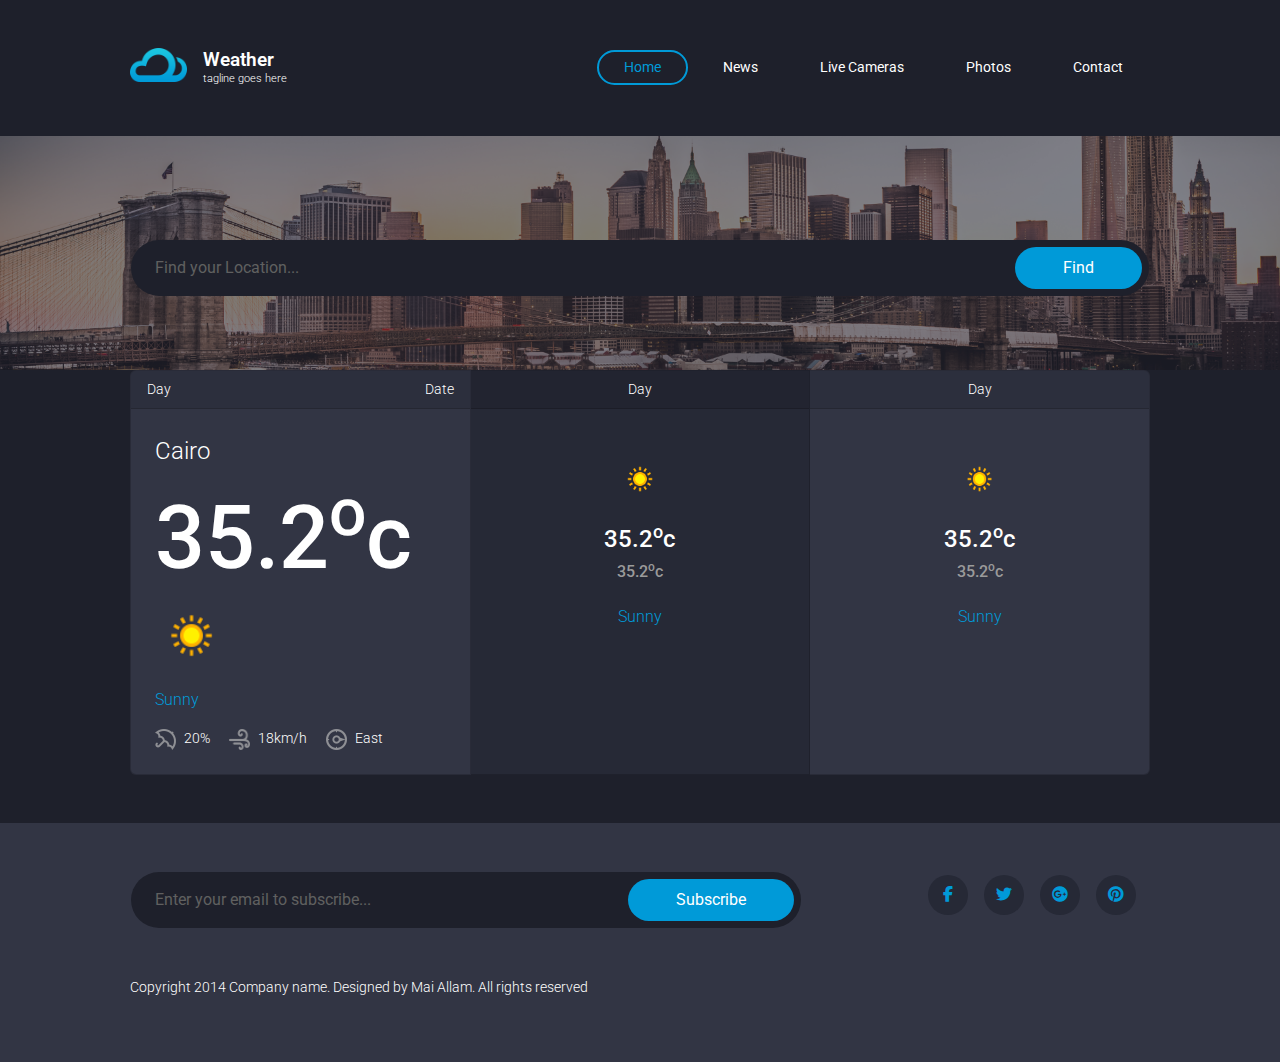
<file: index.html>
<!DOCTYPE html>
<html lang="en">

<head>
    <meta charset="UTF-8">
    <meta name="viewport" content="width=device-width, initial-scale=1.0">
    <link
        href="https://fonts.googleapis.com/css2?family=Roboto:ital,wght@0,100;0,300;0,400;0,500;0,700;0,900;1,100;1,300;1,400;1,500;1,700;1,900&display=swap"
        rel="stylesheet">
    <link rel="stylesheet" href="css/bootstrap.min.css">
    <link rel="stylesheet" href="css/all.min.css">
    <link rel="stylesheet" href="css/main.css">
    <title>Weather | Mai Allam</title>
</head>

<body>

    <!--* Navbar -->

    <nav class="navbar navbar-expand-lg">
        <div class="container d-flex">
            <a class="navbar-brand d-flex" href="#">
                <img src="images/logo2x.png" alt="weather logo" class="w-25 h-25">
                <div class="description ms-3">
                    <h1 class="m-0 text-white">Weather</h1>
                    <small class=" text-white">tagline goes here</small>
                </div>
            </a>

            <button class="navbar-toggler" type="button" data-bs-toggle="collapse" data-bs-target="#navbarText"
                aria-controls="navbarText" aria-expanded="false" aria-label="Toggle navigation">
                <span class="navbar-toggler-icon"></span>
            </button>
            <div class="collapse navbar-collapse flex-grow-0" id="navbarText">
                <ul class="navbar-nav me-auto mb-2 mb-lg-0">
                    <li class="nav-item pe-2">
                        <a class="nav-link active" aria-current="page" href="#">Home</a>
                    </li>
                    <li class="nav-item pe-2">
                        <a class="nav-link" href="#">News</a>
                    </li>
                    <li class="nav-item pe-2">
                        <a class="nav-link" href="#">Live Cameras</a>
                    </li>
                    <li class="nav-item pe-2">
                        <a class="nav-link" href="#">Photos</a>
                    </li>
                    <li class="nav-item">
                        <a class="nav-link" href="contact.html">Contact</a>
                    </li>
                </ul>
            </div>
        </div>
    </nav>

    <!--* main site -->
    <section>
        <div class="position-relative pb-5">
            <img src="images/banner.png" alt="banner image" class="w-100">

            <!-- Search Input -->
            <div class="container position-absolute top-15 start-0 end-0">
                <form class="position-relative">
                    <input type="text" class="form-control p-3 px-4 text-white no-focus" id="searchInput"
                        placeholder="Find your Location...">
                    <button type="submit" id="searchBtn"
                        class="btn btn-info px-5 text-white position-absolute top-0 bottom-0 end-0 m-2">Find</button>
                </form>
            </div>

            <!-- Weather cards-->
            <div class="container position-relative start-0 end-0 mb-5">
                <div class="card-group" id="weatherCards">

                    <div class="card bg-secondary-color ">
                        <div class="card-header d-flex justify-content-between bg-fade">
                            <p class="m-0">Day</p>
                            <p class="m-0">Date</p>
                        </div>
                        <div class="card-body p-4">
                            <p class="card-text">Cairo</p>
                            <h3 class="card-title">35.2<sup>o</sup>c</h3>
                            <div class="card-icon">
                                <img src="images/113.png" alt="weather icon" class="w-25">
                            </div>

                            <div class="card-text">
                                <p class="d-block text-main-color my-3">Sunny
                                </p>
                                <span class="me-3">
                                    <img src="images/icon-umberella.png" alt="icon" width="21" height="21"
                                        class="me-2">20%
                                </span>
                                <span class="me-3">
                                    <img src="images/icon-wind.png" alt="icon" width="21" height="21"
                                        class="me-2">18km/h
                                </span>
                                <span class="me-3">
                                    <img src="images/icon-compass.png" alt="icon" width="21" height="21"
                                        class="me-2">East
                                </span>
                            </div>
                        </div>
                    </div>

                    <div class="card bg-main-color text-center">
                        <div class="card-header text-center bg-fade">
                            <p class="m-0">Day</p>
                        </div>

                        <div class="card-body p-4">
                            <div class="card-icon">
                                <img src="images/113.png" alt="weather icon" class="w-15 my-4">
                            </div>
                            <h4 class="card-title">35.2<sup>o</sup>c</h4>
                            <h6 class="card-title">35.2<sup>o</sup>c</h6>
                            <div class="card-text">
                                <p class="d-block text-main-color my-4">Sunny</p>
                            </div>
                        </div>
                    </div>

                    <div class="card bg-secondary-color text-center">
                        <div class="card-header text-center bg-fade">
                            <p class="m-0">Day</p>
                        </div>

                        <div class="card-body p-4">
                            <div class="card-icon">
                                <img src="images/113.png" alt="weather icon" class="w-15 my-4">
                            </div>
                            <h4 class="card-title">35.2<sup>o</sup>c</h4>
                            <h6 class="card-title">35.2<sup>o</sup>c</h6>
                            <div class="card-text">
                                <p class="d-block text-main-color my-4">Sunny</p>
                            </div>
                        </div>
                    </div>

                </div>
            </div>
        </div>
    </section>

    <!--* footer site -->
    <section class="bg-secondary-color py-5">
        <!-- Search Input -->
        <div class="container">
            <div class="row">
                <div class="col-md-8 mb-5">
                    <form class="position-relative">
                        <input type="text" class="form-control p-3 px-4 text-white no-focus" id="subscribeInput"
                            placeholder="Enter your email to subscribe...">
                        <button type="submit" id="subscribeBtn"
                            class="btn btn-info px-5 text-white position-absolute top-0 bottom-0 end-0 m-2">Subscribe</button>
                    </form>
                </div>
                <div class="col-md-3 offset-md-1 mb-5">
                    <div class="d-flex justify-content-center gap-3 pt-1 text-center">
                        <a href="#" class="rounded-circle bg-main-color text-main-color icon"><i
                                class="fa-brands fa-facebook-f"></i></a>
                        <a href="#" class="rounded-circle bg-main-color text-main-color icon"><i
                                class="fa-brands fa-twitter"></i></a>
                        <a href="#" class="rounded-circle bg-main-color text-main-color icon"><i
                                class="fa-brands fa-google-plus"></i></a>
                        <a href="#" class="rounded-circle bg-main-color text-main-color icon"><i
                                class="fa-brands fa-pinterest"></i></a>
                    </div>
                </div>

                <p class>Copyright 2014 Company name. Designed by Mai Allam.
                    All rights reserved</p>
            </div>
        </div>
    </section>

    <script src="js/bootstrap.bundle.min.js"></script>
    <script src="js/script.js"></script>
</body>

</html>
</file>
<file: css/main.css>
/* ? ============= Global ============== */
body {
    font-family: "Roboto", "Open Sans", sans-serif;
    color: #bfc1c8;
    font-size: 14px;
    font-weight: 300;
    line-height: 1.5;
    background-color: #1e202b;
    box-sizing: border-box;
}

.container {
    padding: 0 60px 0 60px !important;
    margin: auto !important;
}

.top-15 {
    top: 15%;
}

.bg-main-color {
    background-color: #262936 !important;
    color: white !important;
}

.bg-fade {
    background: rgba(0, 0, 0, 0.1) !important;
}

.bg-secondary-color {
    background-color: #323544 !important;
    color: white !important;
}

.text-main-color {
    color: #009ad8 !important;
}

.w-15 {
    width: 15%;
}

/* ? ============= header ============== */
.navbar {
    --bs-navbar-toggler-icon-bg: url();
}

nav .container {
    padding: 35px 60px !important;
}

h1 {
    font-size: 1.2rem;
    font-weight: 600;
}

nav small {
    font-size: 0.7rem;
    display: block;
}

.nav-item a {
    color: white;
    padding: 5px 25px !important;
    border: 2px solid transparent;
    border-radius: 30px;
    font-weight: 400;
    transition: 0.3s ease;
}

.nav-item a:hover,
.active {
    border-color: #009ad8 !important;
    color: #009ad8 !important;
}


/* ? ============= banner [ SEARCH ] ============== */
input,
textarea {
    border: 1px solid transparent !important;
    border-radius: 30px !important;
    background-color: #1e202b !important;
}

input.no-focus:focus {
    outline: none;
    box-shadow: none;
}

input::placeholder,
textarea::placeholder {
    color: #606060 !important;
}

.btn {
    background-color: #009ad8 !important;
    border: #009ad8;
    border-radius: 30px;
    color: white !important;
}

.btn:hover {
    background-color: #0291ca !important;
}

/* ? ============= [ Weather cards ] ============== */
h3 {
    font-size: 5.5rem;
}

.card-body p {
    font-size: 1.5rem;
}

.card-text p {
    font-size: 1rem;
}

.card-body h6 {
    color: #9a9a9a !important;
}

/* ? ============= [ Footer ] ============== */
.icon {
    width: 40px !important;
    height: 40px !important;
    padding: 0.5rem;
    font-size: 1rem;
    transition: 0.3s ease;
}

.icon:hover {
    background-color: #0291ca !important;
    color: white !important;
}

/* ? ============= [ Contact ] ============== */
label {
    border: 1px solid transparent !important;
    border-radius: 30px !important;
    background-color: #323544 !important;
}

label a {
    text-decoration: none;
    color: #b2b0b0;
}

label a:hover {
    text-decoration: underline;
}

.contact-form input,
textarea {
    border: 1px solid #323544 !important;
}

.contact-form input:focus,
.contact-form input:hover,
textarea:hover {
    outline: #0291ca !important;
    border-color: #0291ca !important;
    box-shadow: none;
}

.address p {
    font-size: 1rem;
}
</file>
